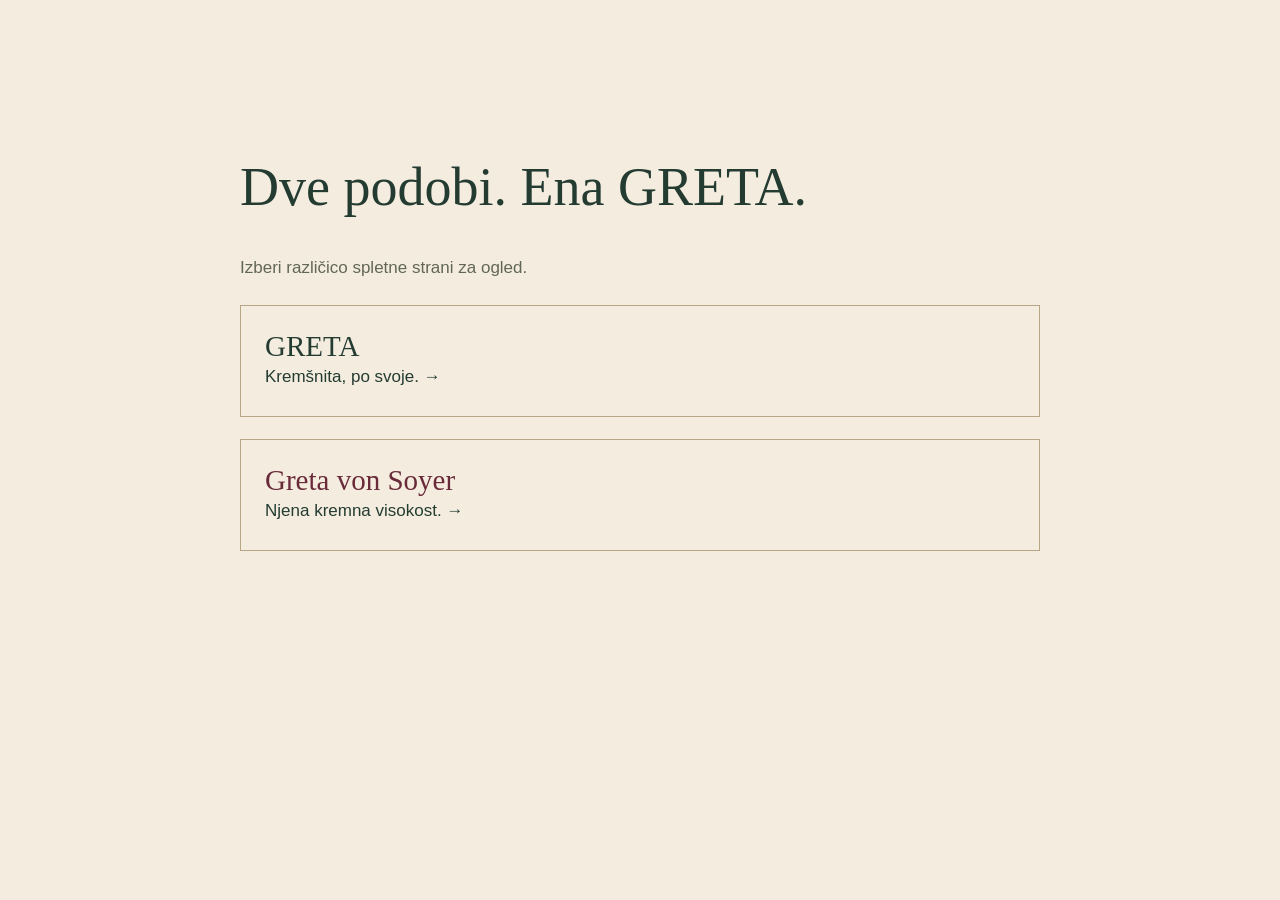
<file: index.html>
<!doctype html>
<html lang="sl"><head><meta charset="utf-8"><meta name="viewport" content="width=device-width,initial-scale=1"><title>GRETA — izberi različico</title><style>body{margin:0;background:#f4eddf;color:#243b32;font:17px/1.7 Arial,sans-serif}main{max-width:800px;margin:10vh auto;padding:30px}h1{font:normal 54px Georgia,serif}a{display:block;border:1px solid #b8a684;padding:24px;margin:22px 0;color:inherit;text-decoration:none}a:hover,a:focus-visible{background:#e7ddc9}strong{display:block;font:normal 29px Georgia,serif}a:last-of-type strong{color:#692b39}p{color:#626657}</style></head><body><main><h1>Dve podobi. Ena GRETA.</h1><p>Izberi različico spletne strani za ogled.</p><a href="greta/index.html"><strong>GRETA</strong>Kremšnita, po svoje. →</a><a href="greta-von-soyer/index.html"><strong>Greta von Soyer</strong>Njena kremna visokost. →</a></main></body></html>
</file>
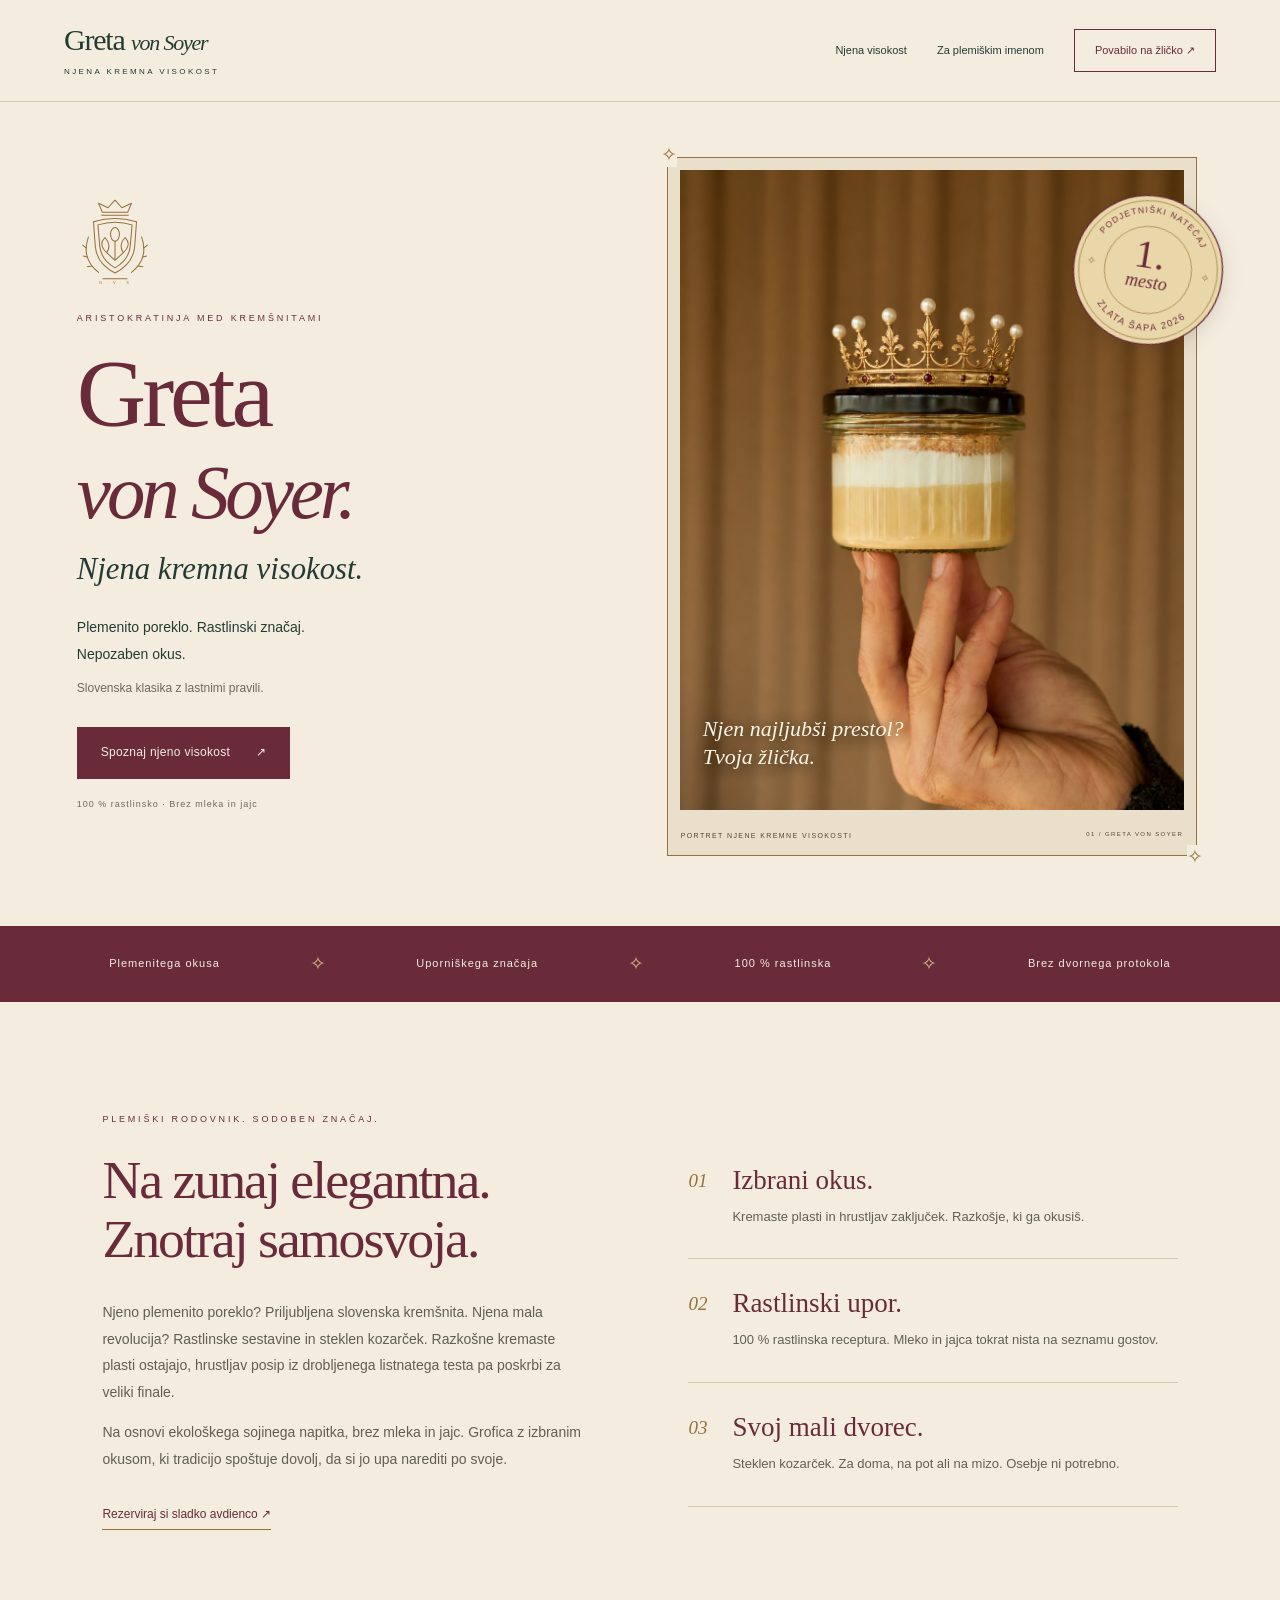
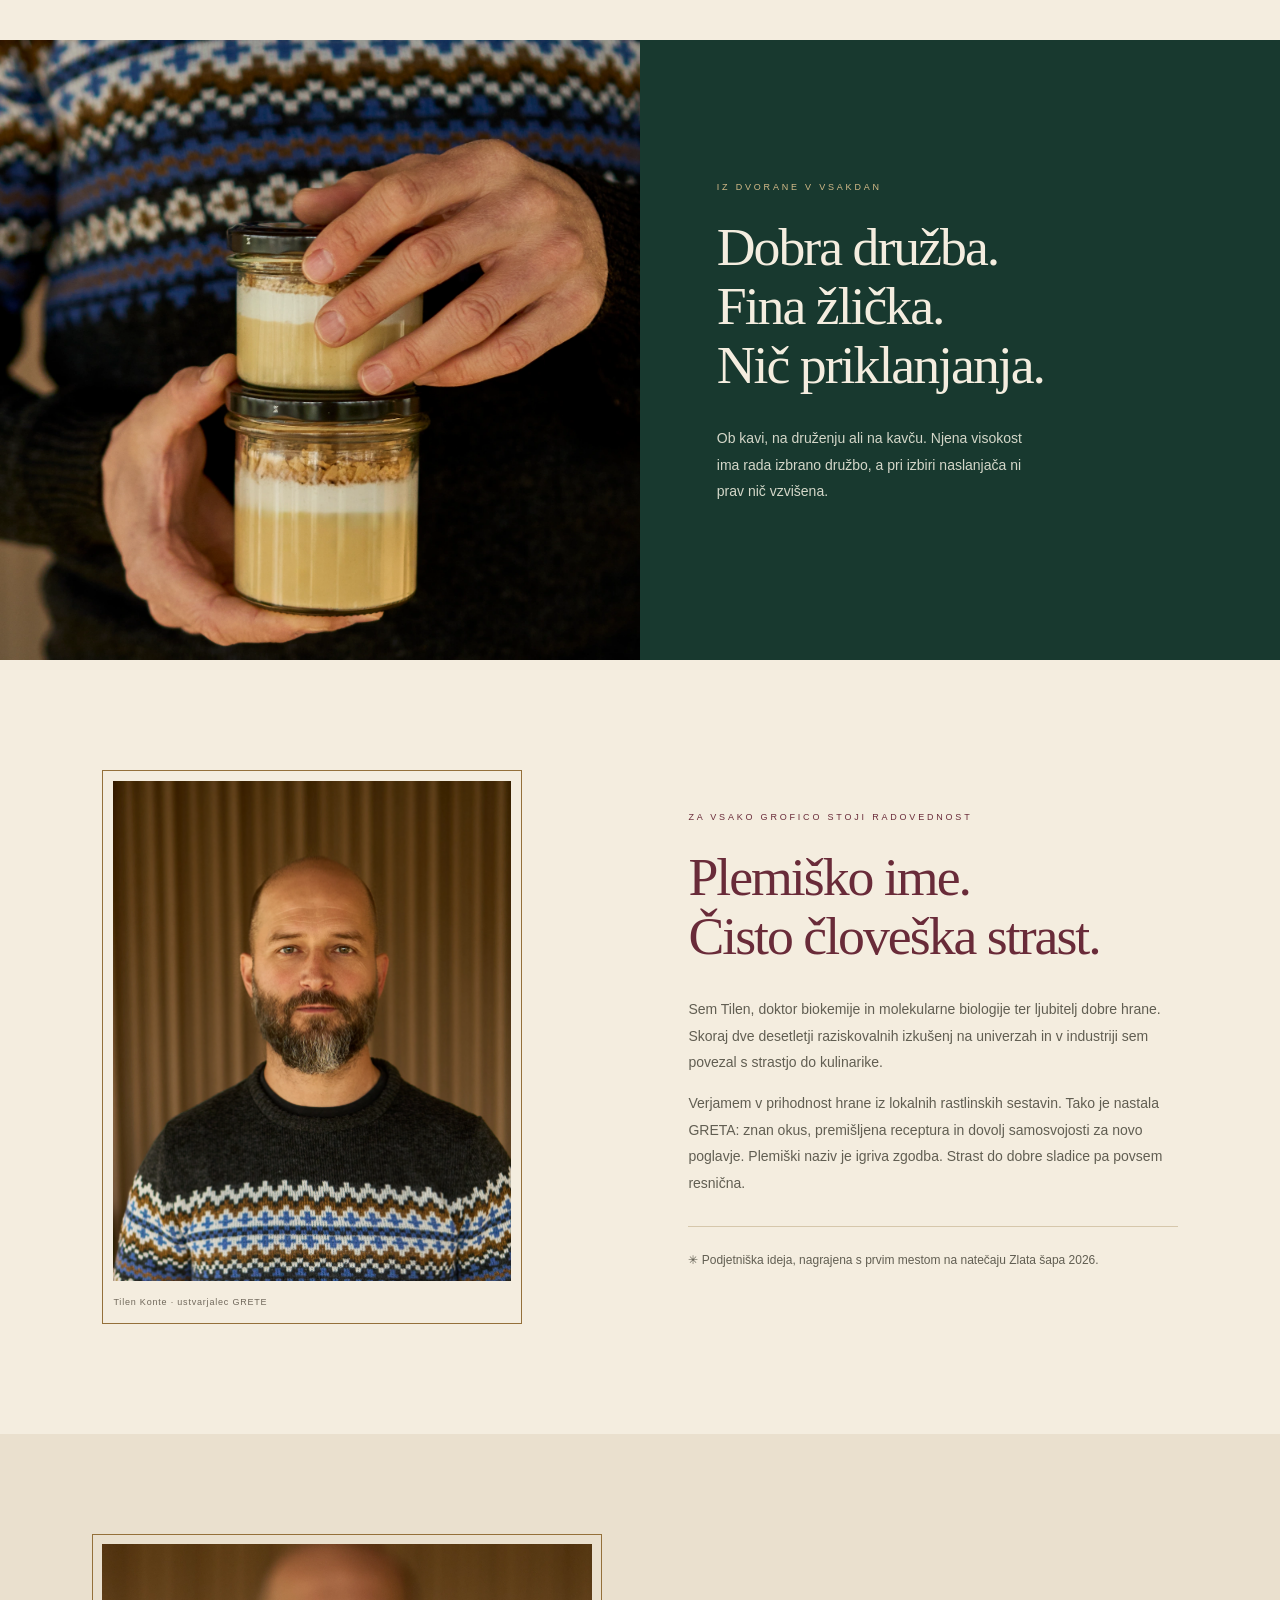
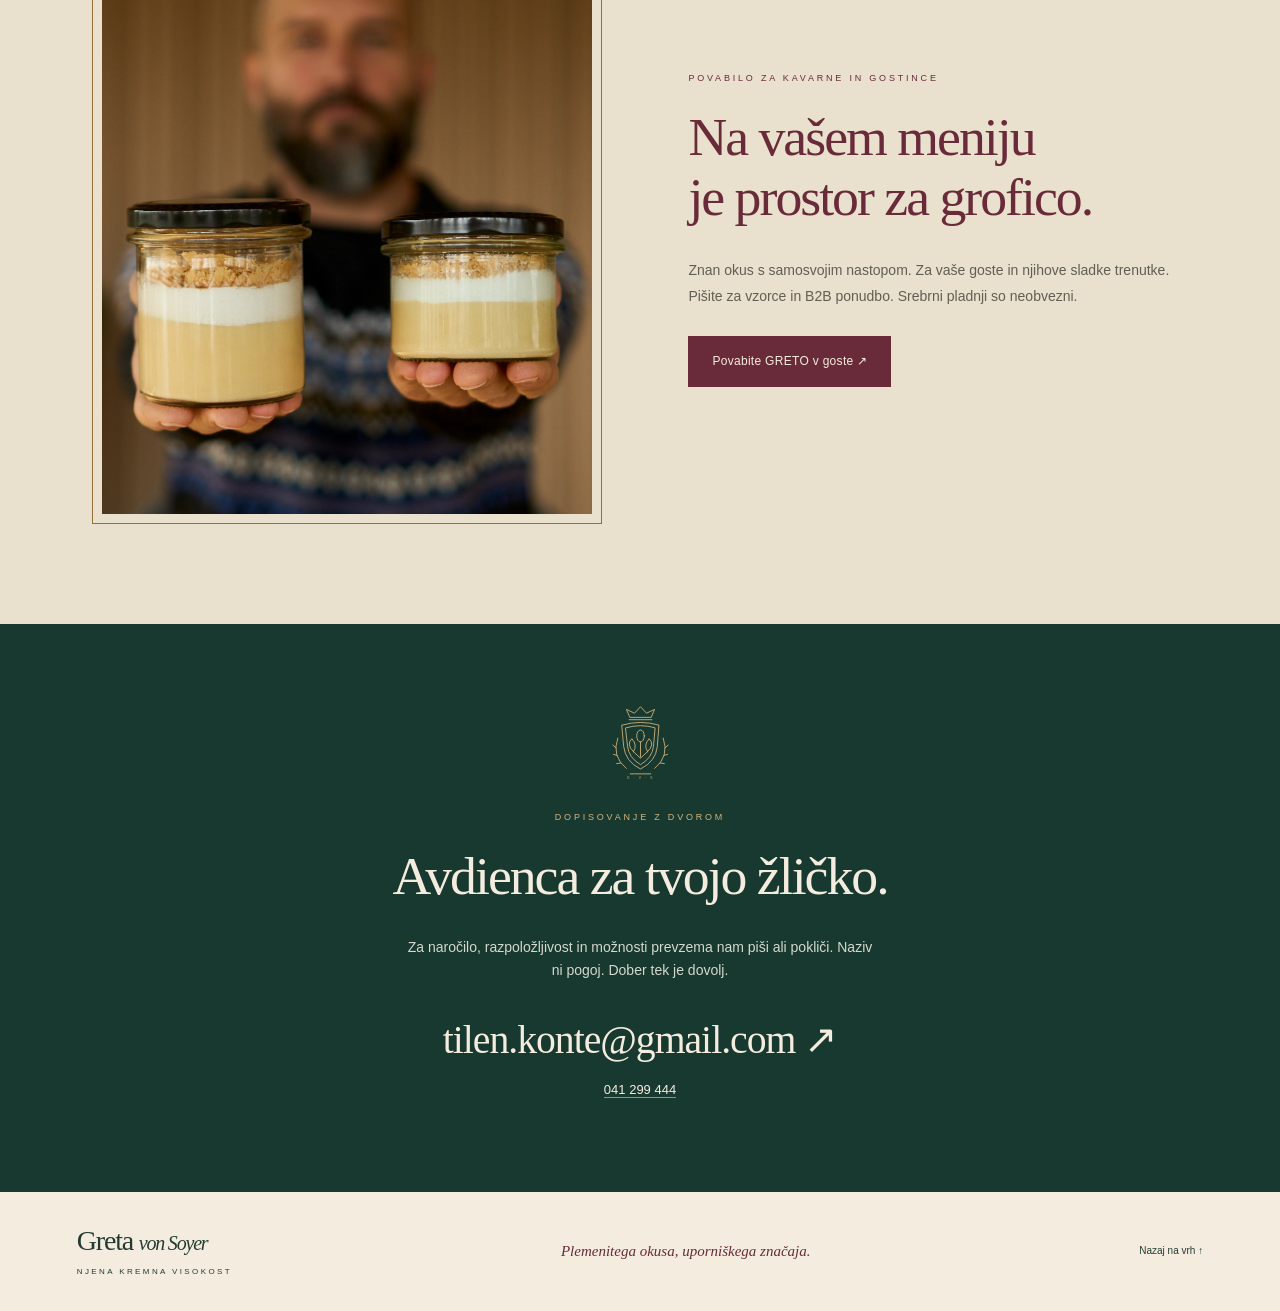
<file: greta-von-soyer/index.html>
<!doctype html>
<html lang="sl">
<head>
<meta charset="utf-8"><meta name="viewport" content="width=device-width, initial-scale=1">
<title>Greta von Soyer — Njena kremna visokost</title>
<meta name="description" content="Greta von Soyer. Njena kremna visokost. Kremšnita v kozarčku iz rastlinskih sestavin. Plemenitega okusa, uporniškega značaja.">
<link rel="stylesheet" href="style.css"><meta name="theme-color" content="#f4eddf">
</head>
<body>
<a class="skip" href="#vsebina">Preskoči na vsebino</a>
<header><a class="logo" href="#" aria-label="Greta von Soyer – domov">Greta <em>von Soyer</em><span>NJENA KREMNA VISOKOST</span></a><nav aria-label="Glavna navigacija"><a href="#sladica">Njena visokost</a><a href="#zgodba">Za plemiškim imenom</a><a class="nav-contact" href="#kontakt">Povabilo na žličko ↗</a></nav></header>
<main id="vsebina">
<section class="hero"><div class="hero-copy"><svg class="crest" viewBox="0 0 120 140" role="img" aria-labelledby="crest-title"><title id="crest-title">Grb Greta von Soyer: krona, žlička in rastlinski listi</title><g fill="none" stroke="currentColor" stroke-width="1.6" stroke-linecap="round" stroke-linejoin="round"><path d="M40 24 34 10 49 17 60 5 71 17 86 10 80 24Z M39 29h42 M26 39 Q60 29 94 39 L91 79 Q88 106 60 120 Q32 106 29 79Z"/><path d="M33 44 Q60 36 87 44 L84 78 Q82 99 60 112 Q38 99 36 78Z"/><ellipse cx="60" cy="59" rx="7" ry="11"/><path d="M60 70v28 M47 88Q33 75 44 64Q55 76 47 88Z M73 88Q87 75 76 64Q65 76 73 88Z M47 88l13 12 13-12 M18 63Q6 97 34 119 M102 63Q114 97 86 119 M15 81l-6-5 M17 95l-7-2 M24 109l-8 1 M105 81l6-5 M103 95l7-2 M96 109l8 1 M41 129h38"/></g><text x="60" y="138" text-anchor="middle" fill="currentColor" font-size="6" letter-spacing="3">G · V · S</text></svg><p class="eyebrow">ARISTOKRATINJA MED KREMŠNITAMI</p><h1>Greta<br><em>von Soyer.</em></h1><p class="royal-title">Njena kremna visokost.</p><p class="intro">Plemenito poreklo. Rastlinski značaj.<br>Nepozaben okus.<br><span class="intro-aside">Slovenska klasika z lastnimi pravili.</span></p><a class="button" href="#kontakt">Spoznaj njeno visokost <span>↗</span></a><p class="small-note">100 % rastlinsko · Brez mleka in jajc</p></div><div class="hero-photo"><svg class="winner-badge" viewBox="0 0 180 180" role="img" aria-labelledby="winner-title"><title id="winner-title">1. mesto — Podjetniški natečaj Zlata šapa 2026</title><defs><path id="winner-top" d="M 23,90 A 67,67 0 0,1 157,90"/><path id="winner-bottom" d="M 19,90 A 71,71 0 0,0 161,90"/></defs><circle class="badge-disc" cx="90" cy="90" r="87"/><circle class="badge-rule" cx="90" cy="90" r="81"/><circle class="badge-rule" cx="90" cy="90" r="51"/><text class="badge-rim"><textPath href="#winner-top" startOffset="50%" text-anchor="middle">PODJETNIŠKI NATEČAJ</textPath></text><text class="badge-rim badge-bottom"><textPath href="#winner-bottom" startOffset="50%" text-anchor="middle">ZLATA ŠAPA 2026</textPath></text><text class="badge-star" x="23" y="94" text-anchor="middle">✧</text><text class="badge-star" x="157" y="94" text-anchor="middle">✧</text><text class="badge-place" x="90" y="88" text-anchor="middle">1.</text><text class="badge-word" x="90" y="111" text-anchor="middle">mesto</text></svg><img src="images/greta-grofovska-krona.png" alt="Kremšnita Greta von Soyer na prstih, z zlato grofovsko krono nad kozarčkom" width="1024" height="1536" fetchpriority="high"><div class="photo-note">Njen najljubši prestol?<br>Tvoja žlička.</div><div class="portrait-label">PORTRET NJENE KREMNE VISOKOSTI <span>01 / GRETA VON SOYER</span></div></div></section>
<div class="ribbon" aria-label="Lastnosti izdelka"><span>Plemenitega okusa</span><i>✧</i><span>Uporniškega značaja</span><i>✧</i><span>100 % rastlinska</span><i>✧</i><span>Brez dvornega protokola</span></div>
<section class="product section" id="sladica"><div><p class="eyebrow">PLEMIŠKI RODOVNIK. SODOBEN ZNAČAJ.</p><h2>Na zunaj elegantna.<br>Znotraj samosvoja.</h2><p>Njeno plemenito poreklo? Priljubljena slovenska kremšnita. Njena mala revolucija? Rastlinske sestavine in steklen kozarček. Razkošne kremaste plasti ostajajo, hrustljav posip iz drobljenega listnatega testa pa poskrbi za veliki finale.</p><p>Na osnovi ekološkega sojinega napitka, brez mleka in jajc. Grofica z izbranim okusom, ki tradicijo spoštuje dovolj, da si jo upa narediti po svoje.</p><a class="text-link" href="#kontakt">Rezerviraj si sladko avdienco ↗</a></div><div class="details"><article><span>01</span><div><h3>Izbrani okus.</h3><p>Kremaste plasti in hrustljav zaključek. Razkošje, ki ga okusiš.</p></div></article><article><span>02</span><div><h3>Rastlinski upor.</h3><p>100 % rastlinska receptura. Mleko in jajca tokrat nista na seznamu gostov.</p></div></article><article><span>03</span><div><h3>Svoj mali dvorec.</h3><p>Steklen kozarček. Za doma, na pot ali na mizo. Osebje ni potrebno.</p></div></article></div></section>
<section class="occasion"><img src="images/Tilen%20Konte1.webp" alt="Dva kozarčka kremšnite GRETA, pripravljena za sladek premor" width="1600" height="2400" loading="lazy"><div><p class="eyebrow">IZ DVORANE V VSAKDAN</p><h2>Dobra družba.<br>Fina žlička.<br>Nič priklanjanja.</h2><p>Ob kavi, na druženju ali na kavču. Njena visokost ima rada izbrano družbo, a pri izbiri naslanjača ni prav nič vzvišena.</p></div></section>
<section class="story section" id="zgodba"><div class="portrait"><img src="images/Tilen%20Konte6.webp" alt="Tilen Konte, ustvarjalec kremšnite GRETA" width="1600" height="2400" loading="lazy"><span>Tilen Konte · ustvarjalec GRETE</span></div><div><p class="eyebrow">ZA VSAKO GROFICO STOJI RADOVEDNOST</p><h2>Plemiško ime.<br>Čisto človeška strast.</h2><p>Sem Tilen, doktor biokemije in molekularne biologije ter ljubitelj dobre hrane. Skoraj dve desetletji raziskovalnih izkušenj na univerzah in v industriji sem povezal s strastjo do kulinarike.</p><p>Verjamem v prihodnost hrane iz lokalnih rastlinskih sestavin. Tako je nastala GRETA: znan okus, premišljena receptura in dovolj samosvojosti za novo poglavje. Plemiški naziv je igriva zgodba. Strast do dobre sladice pa povsem resnična.</p><p class="award">✳ Podjetniška ideja, nagrajena s prvim mestom na natečaju Zlata šapa 2026.</p></div></section>
<section class="business section"><img class="business-photo" src="images/Tilen%20Konte11.webp" alt="Tilen predstavlja dva kozarčka kremšnite GRETA" width="1600" height="2400" loading="lazy"><div><p class="eyebrow">POVABILO ZA KAVARNE IN GOSTINCE</p><h2>Na vašem meniju<br>je prostor za grofico.</h2><p>Znan okus s samosvojim nastopom. Za vaše goste in njihove sladke trenutke. Pišite za vzorce in B2B ponudbo. Srebrni pladnji so neobvezni.</p><a class="button" href="mailto:tilen.konte@gmail.com?subject=Povpra%C5%A1evanje%20za%20B2B%20ponudbo%20GRETA">Povabite GRETO v goste ↗</a></div></section>
<section class="contact section" id="kontakt"><svg class="crest" viewBox="0 0 120 140" role="img" aria-labelledby="contact-crest-title"><title id="contact-crest-title">Grb Greta von Soyer: krona, žlička in rastlinski listi</title><g fill="none" stroke="currentColor" stroke-width="1.6" stroke-linecap="round" stroke-linejoin="round"><path d="M40 24 34 10 49 17 60 5 71 17 86 10 80 24Z M39 29h42 M26 39 Q60 29 94 39 L91 79 Q88 106 60 120 Q32 106 29 79Z"/><path d="M33 44 Q60 36 87 44 L84 78 Q82 99 60 112 Q38 99 36 78Z"/><ellipse cx="60" cy="59" rx="7" ry="11"/><path d="M60 70v28 M47 88Q33 75 44 64Q55 76 47 88Z M73 88Q87 75 76 64Q65 76 73 88Z M47 88l13 12 13-12 M18 63Q6 97 34 119 M102 63Q114 97 86 119 M15 81l-6-5 M17 95l-7-2 M24 109l-8 1 M105 81l6-5 M103 95l7-2 M96 109l8 1 M41 129h38"/></g><text x="60" y="138" text-anchor="middle" fill="currentColor" font-size="6" letter-spacing="3">G · V · S</text></svg><p class="eyebrow">DOPISOVANJE Z DVOROM</p><h2>Avdienca za tvojo žličko.</h2><p>Za naročilo, razpoložljivost in možnosti prevzema nam piši ali pokliči. Naziv ni pogoj. Dober tek je dovolj.</p><a class="email" href="mailto:tilen.konte@gmail.com?subject=Povpra%C5%A1evanje%20za%20GRETO">tilen.konte@gmail.com ↗</a><a class="phone" href="tel:+38641299444">041 299 444</a></section>
</main><footer><a class="logo" href="#">Greta <em>von Soyer</em><span>NJENA KREMNA VISOKOST</span></a><p>Plemenitega okusa, uporniškega značaja.</p><a href="#">Nazaj na vrh ↑</a></footer>
</body></html>
</file>
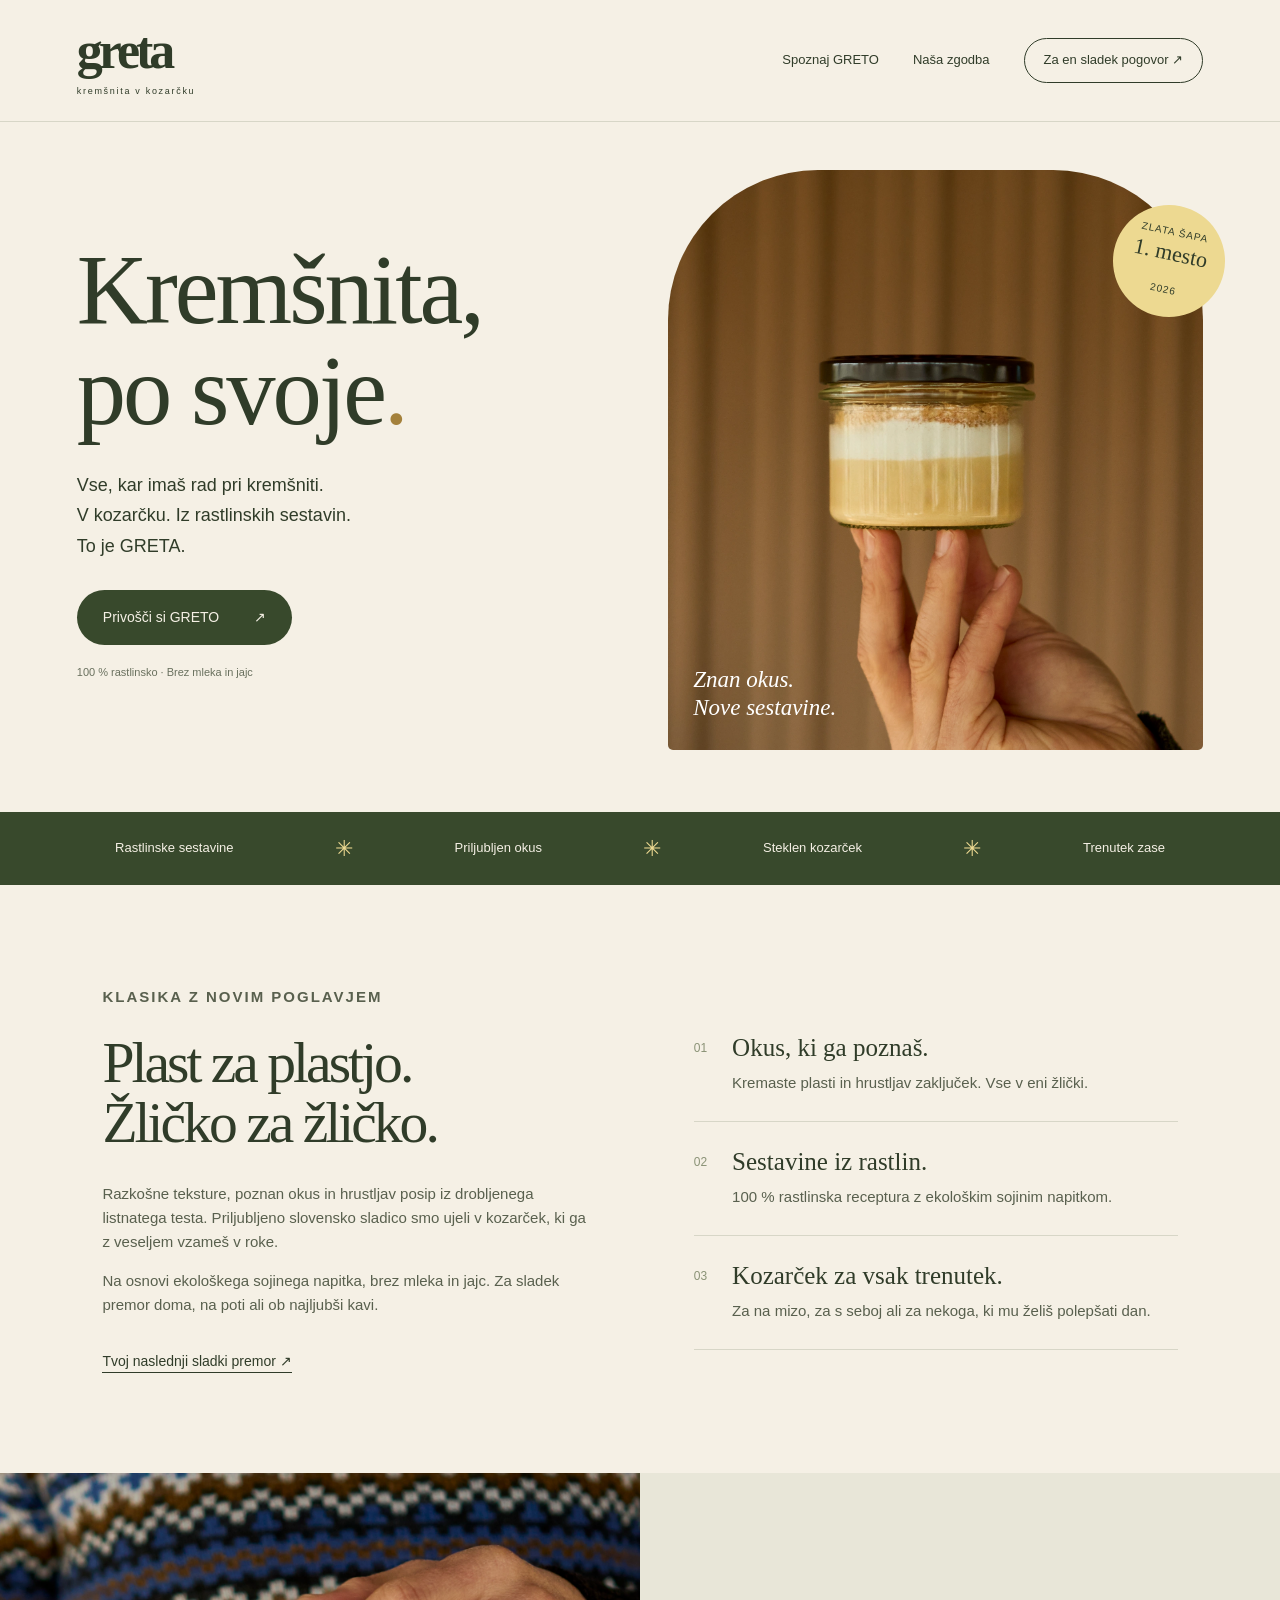
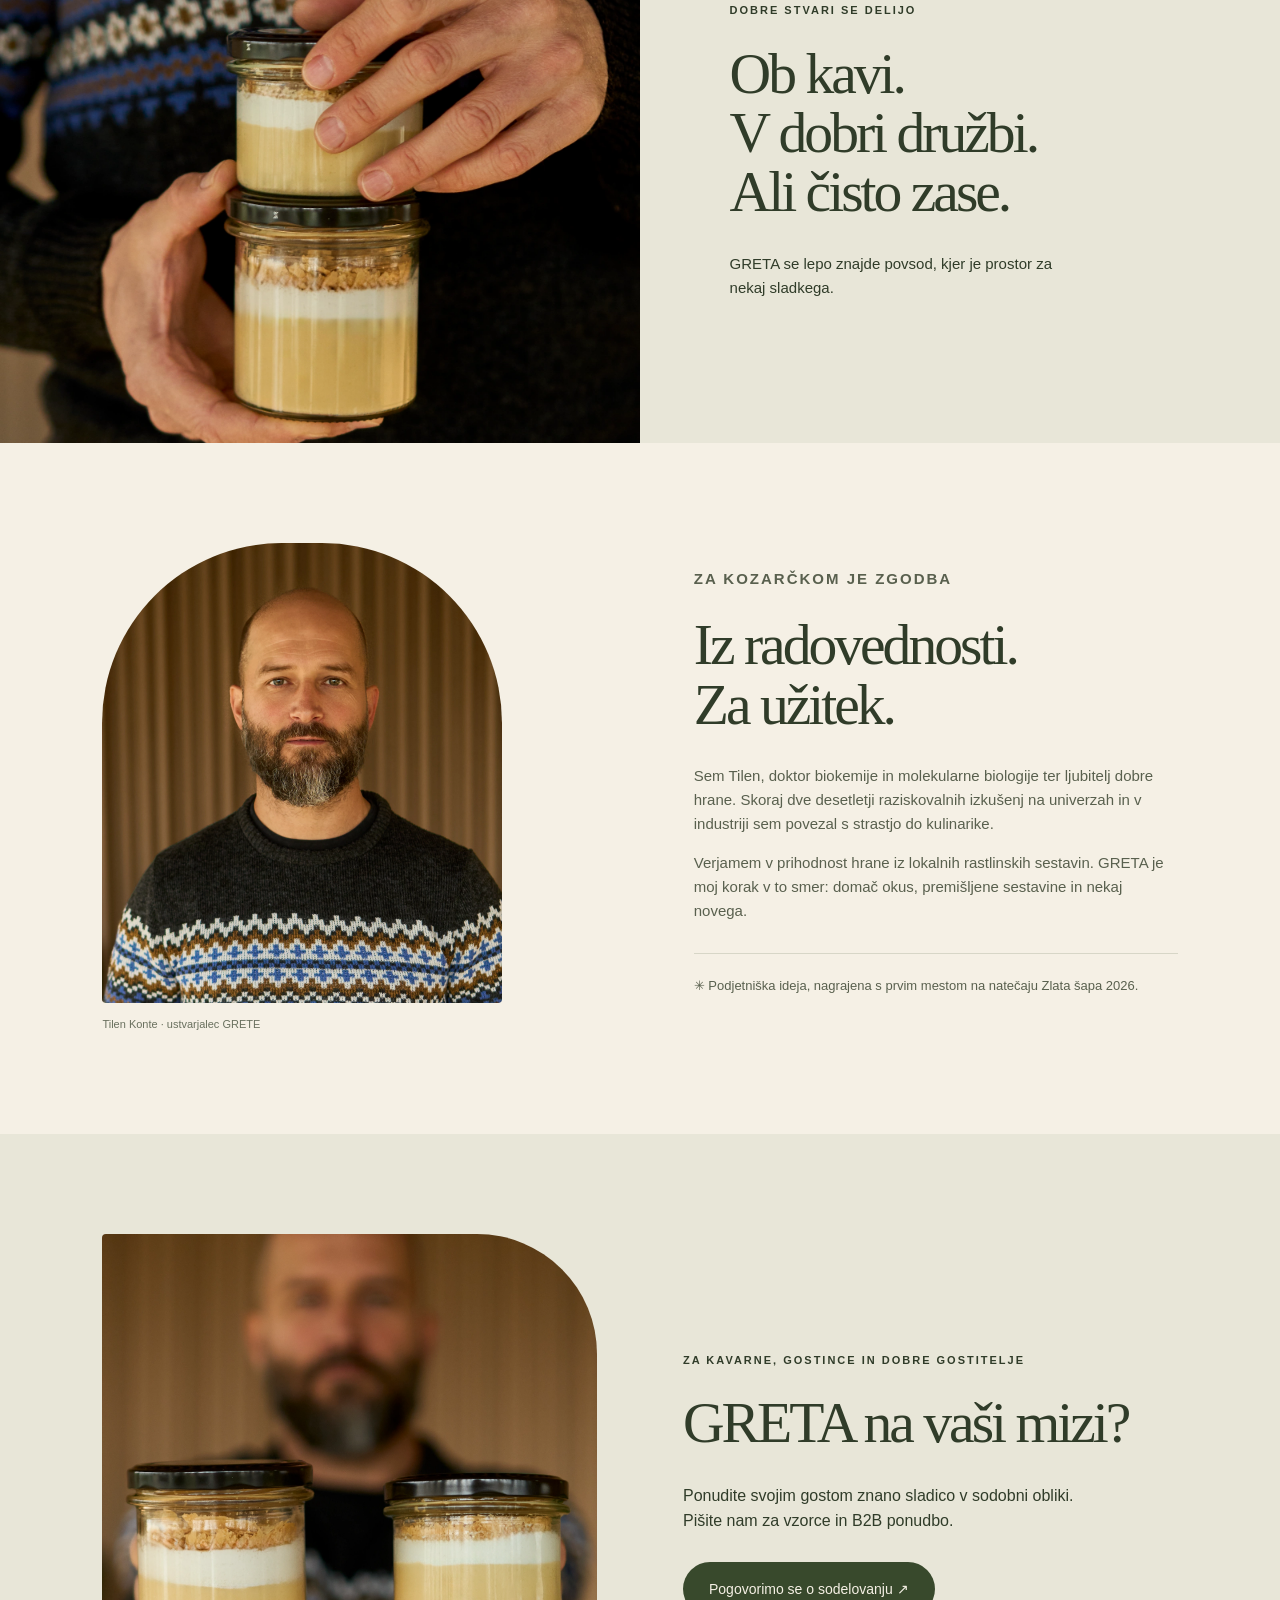
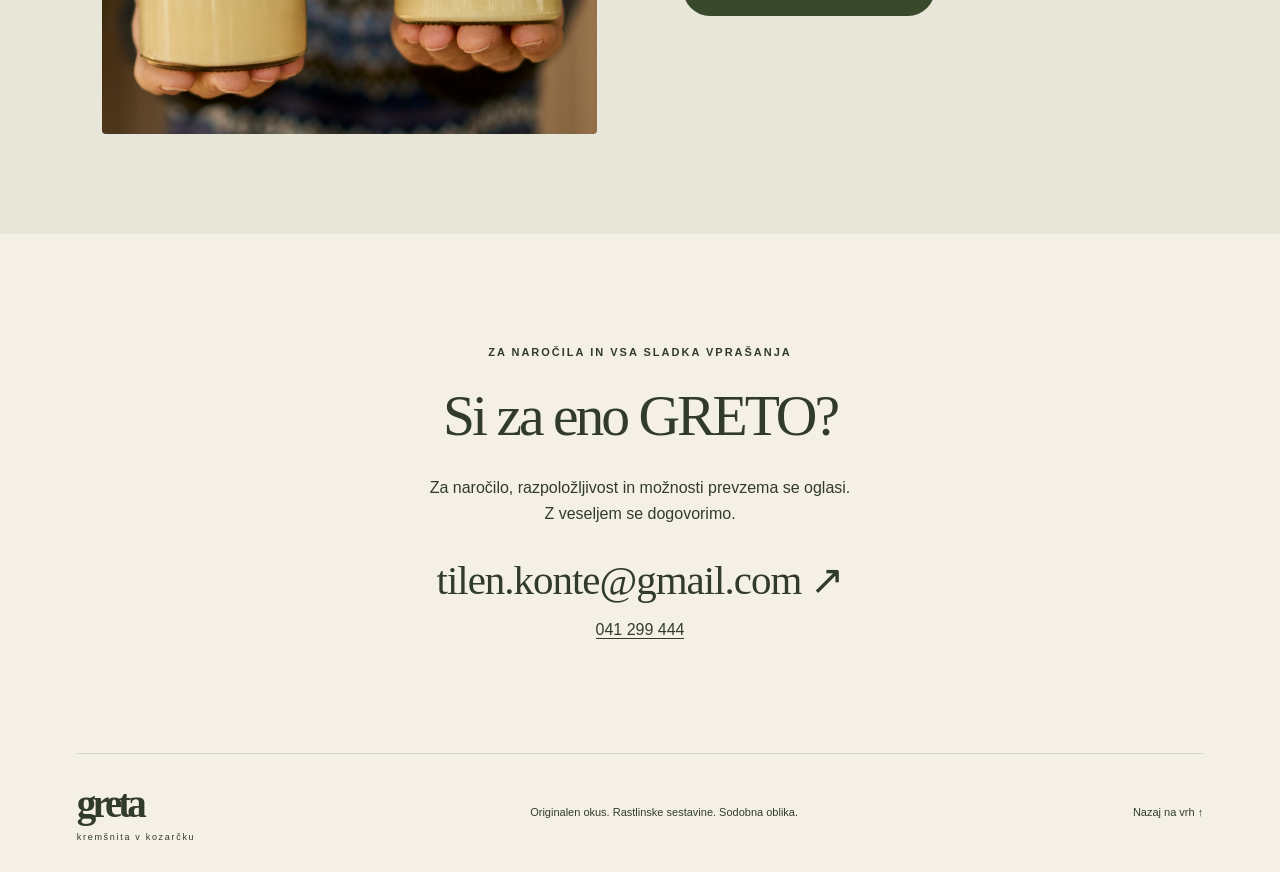
<file: greta/index.html>
<!doctype html>
<html lang="sl">
<head>
<meta charset="utf-8"><meta name="viewport" content="width=device-width, initial-scale=1">
<title>GRETA — Kremšnita, po svoje.</title>
<meta name="description" content="Znana slovenska sladica v novi obliki. Spoznajte GRETO, kremšnito v kozarčku iz 100 % rastlinskih sestavin. Za doma, druženja in kavarne.">
<link rel="stylesheet" href="style.css"><meta name="theme-color" content="#f5f0e5">
</head>
<body>
<a class="skip" href="#vsebina">Preskoči na vsebino</a>
<header><a class="logo" href="#" aria-label="GRETA – domov">greta<span>kremšnita v kozarčku</span></a><nav aria-label="Glavna navigacija"><a href="#sladica">Spoznaj GRETO</a><a href="#zgodba">Naša zgodba</a><a class="nav-contact" href="#kontakt">Za en sladek pogovor ↗</a></nav></header>
<main id="vsebina">
<section class="hero"><div class="hero-copy"><h1>Kremšnita,<br>po svoje<span>.</span></h1><p class="intro">Vse, kar imaš rad pri kremšniti.<br>V kozarčku. Iz rastlinskih sestavin.<br>To je GRETA.</p><a class="button" href="#kontakt">Privošči si GRETO <span>↗</span></a><p class="small-note">100 % rastlinsko · Brez mleka in jajc</p></div><div class="hero-photo"><img src="images/Tilen%20Konte14.webp" alt="Kremšnita GRETA z vidnimi plastmi kreme in posipom v steklenem kozarčku" width="1600" height="2400" fetchpriority="high"><div class="photo-note">Znan okus.<br>Nove sestavine.</div><div class="seal">ZLATA ŠAPA<br><strong>1. mesto</strong><br>2026</div></div></section>
<div class="ribbon" aria-label="Lastnosti izdelka"><span>Rastlinske sestavine</span><i>✳</i><span>Priljubljen okus</span><i>✳</i><span>Steklen kozarček</span><i>✳</i><span>Trenutek zase</span></div>
<section class="product section" id="sladica"><div><p class="eyebrow">KLASIKA Z NOVIM POGLAVJEM</p><h2>Plast za plastjo.<br>Žličko za žličko.</h2><p>Razkošne teksture, poznan okus in hrustljav posip iz drobljenega listnatega testa. Priljubljeno slovensko sladico smo ujeli v kozarček, ki ga z veseljem vzameš v roke.</p><p>Na osnovi ekološkega sojinega napitka, brez mleka in jajc. Za sladek premor doma, na poti ali ob najljubši kavi.</p><a class="text-link" href="#kontakt">Tvoj naslednji sladki premor ↗</a></div><div class="details"><article><span>01</span><div><h3>Okus, ki ga poznaš.</h3><p>Kremaste plasti in hrustljav zaključek. Vse v eni žlički.</p></div></article><article><span>02</span><div><h3>Sestavine iz rastlin.</h3><p>100 % rastlinska receptura z ekološkim sojinim napitkom.</p></div></article><article><span>03</span><div><h3>Kozarček za vsak trenutek.</h3><p>Za na mizo, za s seboj ali za nekoga, ki mu želiš polepšati dan.</p></div></article></div></section>
<section class="occasion"><img src="images/Tilen%20Konte1.webp" alt="Dva kozarčka kremšnite GRETA, pripravljena za sladek premor" width="1600" height="2400" loading="lazy"><div><p class="eyebrow">DOBRE STVARI SE DELIJO</p><h2>Ob kavi.<br>V dobri družbi.<br>Ali čisto zase.</h2><p>GRETA se lepo znajde povsod, kjer je prostor za nekaj sladkega.</p></div></section>
<section class="story section" id="zgodba"><div class="portrait"><img src="images/Tilen%20Konte6.webp" alt="Tilen Konte, ustvarjalec kremšnite GRETA" width="1600" height="2400" loading="lazy"><span>Tilen Konte · ustvarjalec GRETE</span></div><div><p class="eyebrow">ZA KOZARČKOM JE ZGODBA</p><h2>Iz radovednosti.<br>Za užitek.</h2><p>Sem Tilen, doktor biokemije in molekularne biologije ter ljubitelj dobre hrane. Skoraj dve desetletji raziskovalnih izkušenj na univerzah in v industriji sem povezal s strastjo do kulinarike.</p><p>Verjamem v prihodnost hrane iz lokalnih rastlinskih sestavin. GRETA je moj korak v to smer: domač okus, premišljene sestavine in nekaj novega.</p><p class="award">✳ Podjetniška ideja, nagrajena s prvim mestom na natečaju Zlata šapa 2026.</p></div></section>
<section class="business section"><img class="business-photo" src="images/Tilen%20Konte11.webp" alt="Tilen predstavlja dva kozarčka kremšnite GRETA" width="1600" height="2400" loading="lazy"><div><p class="eyebrow">ZA KAVARNE, GOSTINCE IN DOBRE GOSTITELJE</p><h2>GRETA na vaši mizi?</h2><p>Ponudite svojim gostom znano sladico v sodobni obliki.<br>Pišite nam za vzorce in B2B ponudbo.</p><a class="button" href="mailto:tilen.konte@gmail.com?subject=Povpra%C5%A1evanje%20za%20B2B%20ponudbo%20GRETA">Pogovorimo se o sodelovanju ↗</a></div></section>
<section class="contact section" id="kontakt"><p class="eyebrow">ZA NAROČILA IN VSA SLADKA VPRAŠANJA</p><h2>Si za eno GRETO?</h2><p>Za naročilo, razpoložljivost in možnosti prevzema se oglasi.<br>Z veseljem se dogovorimo.</p><a class="email" href="mailto:tilen.konte@gmail.com?subject=Povpra%C5%A1evanje%20za%20GRETO">tilen.konte@gmail.com ↗</a><a class="phone" href="tel:+38641299444">041 299 444</a></section>
</main><footer><a class="logo" href="#">greta<span>kremšnita v kozarčku</span></a><p>Originalen okus. Rastlinske sestavine. Sodobna oblika.</p><a href="#">Nazaj na vrh ↑</a></footer>
</body></html>
</file>
<file: greta-von-soyer/style.css>
:root{--cream:#f5f0e5;--ink:#303c29;--green:#38492c;--muted:#69705e;--line:#d7d6c7;--yellow:#edd991}*{box-sizing:border-box}html{scroll-behavior:smooth;scroll-padding-top:30px}body{margin:0;background:var(--cream);color:var(--ink);font-family:Arial,Helvetica,sans-serif;line-height:1.6}a{color:inherit;text-decoration:none}a:focus-visible{outline:3px solid #a36c26;outline-offset:6px}.skip{position:absolute;top:-100px;left:20px;background:white;z-index:10;padding:10px}.skip:focus{top:10px}header{max-width:1440px;margin:auto;padding:25px 6%;display:flex;align-items:center;justify-content:space-between;border-bottom:1px solid var(--line)}.logo{font-family:Georgia,serif;font-size:52px;font-weight:bold;line-height:1;letter-spacing:-4px}.logo span{display:block;font:9px Arial,sans-serif;letter-spacing:1.7px;margin-top:9px}nav{display:flex;gap:34px;align-items:center;font-size:13px}nav a:hover,.text-link:hover{text-decoration:underline;text-underline-offset:6px}.nav-contact{border:1px solid var(--ink);padding:11px 19px;border-radius:30px}.hero{max-width:1440px;margin:auto;padding:48px 6% 62px;display:grid;grid-template-columns:1fr 1fr;gap:5%;align-items:center}.eyebrow{font-size:11px;font-weight:bold;letter-spacing:2px;margin:0 0 24px}h1,h2,h3,p{margin-top:0}h1,h2{font-family:Georgia,'Times New Roman',serif;font-weight:normal;line-height:1.03;letter-spacing:-3px}h1{font-size:clamp(65px,7.7vw,116px);margin-bottom:28px}h1>span{color:#a4813b}.intro{font-size:18px;line-height:1.7;margin-bottom:29px}.button{display:inline-flex;align-items:center;gap:35px;background:var(--green);color:var(--cream);border-radius:40px;padding:16px 26px;font-size:14px;transition:background .2s,transform .2s}.button:hover{background:#53633c;transform:translateY(-2px)}.small-note{font-size:11px;margin:19px 0 0;color:var(--muted)}.hero-photo{position:relative}.hero-photo>img{display:block;width:100%;height:580px;object-fit:cover;border-radius:150px 150px 5px 5px;object-position:center 48%}.photo-note{position:absolute;bottom:27px;left:25px;color:white;font:italic 23px Georgia,serif;line-height:1.25}.seal{position:absolute;right:-22px;top:35px;width:112px;height:112px;border-radius:50%;background:var(--yellow);text-align:center;display:flex;flex-direction:column;justify-content:center;font-size:10px;line-height:1.6;transform:rotate(12deg);letter-spacing:1px}.seal strong{font:22px Georgia,serif;letter-spacing:0}.ribbon{background:var(--green);color:var(--cream);padding:19px 6%;display:flex;justify-content:space-around;gap:25px;align-items:center;font-size:13px}.ribbon i{font-size:22px;font-style:normal;color:var(--yellow)}.section{padding:100px 8%;max-width:1440px;margin:auto}h2{font-size:clamp(42px,4.5vw,65px);margin-bottom:30px}.product,.story{display:grid;grid-template-columns:1fr 1fr;gap:10%;align-items:center}.section p:not(.eyebrow){max-width:510px}.product p,.story p{font-size:15px;color:#59604e}.text-link{display:inline-block;margin-top:18px;border-bottom:1px solid var(--ink);font-size:14px}.details article{display:flex;gap:25px;padding:26px 0;border-bottom:1px solid var(--line)}.details article>span{font-size:12px;color:#8a9276;padding-top:5px}h3{font:25px Georgia,serif;margin-bottom:9px}.details p{margin-bottom:0}.occasion{background:#e8e6d8;display:grid;grid-template-columns:1fr 1fr;align-items:center}.occasion>img{width:100%;height:570px;object-fit:cover;object-position:center 55%}.occasion>div{padding:65px 14%}.occasion p:last-child{font-size:15px;max-width:330px}.portrait{max-width:400px}.portrait img{width:100%;height:460px;object-fit:cover;border-radius:180px 180px 4px 4px;display:block}.portrait span{display:block;font-size:11px;margin-top:13px;color:var(--muted)}.award{border-top:1px solid var(--line);padding-top:22px;margin-top:30px;font-size:13px!important}.business{background:#e8e6d8;text-align:center;max-width:none}.business p{margin-left:auto;margin-right:auto}.business .button{margin-top:12px}.contact{text-align:center;padding-top:110px;padding-bottom:110px}.contact p{margin-left:auto;margin-right:auto}.email{display:block;font:clamp(20px,3.2vw,42px) Georgia,serif;letter-spacing:-1px;margin:30px 0 13px}.email:hover{text-decoration:underline}.phone{font-size:16px;border-bottom:1px solid var(--ink)}footer{border-top:1px solid var(--line);margin:0 6%;padding:30px 0;display:flex;justify-content:space-between;gap:25px;align-items:center}footer .logo{font-size:39px}footer p,footer>a:last-child{font-size:11px;margin:0} @media(min-width:1500px){.occasion{max-width:1440px;margin:auto}}@media(max-width:760px){header{padding:22px 6%}.logo{font-size:43px}nav{gap:10px}nav>a:not(.nav-contact){display:none}.nav-contact{font-size:11px;padding:9px 12px}.hero{grid-template-columns:1fr;padding-top:40px;gap:35px}.hero-copy{padding:10px 0}h1{font-size:78px}.hero-photo>img{height:490px;border-radius:130px 130px 4px 4px}.seal{right:-9px;top:25px}.ribbon{flex-wrap:wrap;gap:9px 18px;font-size:11px}.ribbon i{font-size:15px}.ribbon i:last-of-type{display:none}.section{padding:65px 7%}.product,.story{grid-template-columns:1fr;gap:35px}h2{letter-spacing:-2px}.occasion{grid-template-columns:1fr}.occasion>img{height:450px}.occasion>div{padding:55px 7%}.portrait{max-width:none}.portrait img{height:480px}.story{gap:45px}.contact{padding-top:75px;padding-bottom:75px}.email{letter-spacing:0}footer{flex-wrap:wrap}footer p{width:65%;font-size:10px}footer>a:last-child{margin-left:auto}}@media(prefers-reduced-motion:reduce){html{scroll-behavior:auto}.button{transition:none}}

.business{display:grid;grid-template-columns:minmax(0,1fr) minmax(0,1fr);gap:8%;align-items:center;text-align:left}.business-photo{display:block;width:100%;height:500px;object-fit:cover;border-radius:4px 120px 4px 4px}.business p{margin-left:0;margin-right:0}.business h2{max-width:500px}@media(max-width:760px){.business{grid-template-columns:1fr;gap:35px}.business-photo{height:440px}}
/* Independent visual identity: Greta von Soyer. */
:root{--cream:#f4eddf;--ink:#243b32;--green:#18392f;--muted:#70685b;--line:#d6c7ab;--yellow:#c6a565;--burgundy:#692b39;--gold:#94703a}body{background:var(--cream);font-family:Arial,Helvetica,sans-serif}header{padding:25px 5%;max-width:1540px;border-color:var(--line)}.logo{font-size:30px;letter-spacing:-1.2px;font-weight:normal;white-space:nowrap}.logo em{font-weight:normal;font-size:22px}.logo span{font-size:8px;letter-spacing:2.4px;margin-top:12px}nav{font-size:11px;gap:30px}.nav-contact{border-radius:0;border-color:var(--burgundy);color:var(--burgundy);padding:12px 20px}.hero{max-width:1540px;grid-template-columns:1fr 1.05fr;padding:55px 6% 70px;gap:7%;align-items:center}.hero-copy{padding:0 0 5px}.crest{display:block;width:76px;height:auto;color:var(--gold);margin-bottom:25px}.eyebrow{font-size:9px;letter-spacing:2.8px;font-weight:normal;color:var(--burgundy);margin-bottom:23px}h1{font-size:clamp(70px,7.5vw,116px);line-height:.96;letter-spacing:-4px;color:var(--burgundy);margin-bottom:20px}h1 em{font-size:.8em;font-weight:normal}.royal-title{font:italic clamp(22px,2.4vw,35px) Georgia,serif;margin-bottom:27px;color:var(--ink)}.intro{font-size:14px;line-height:1.9;max-width:380px;margin-bottom:28px}.intro-aside{display:block;color:var(--muted);font-size:12px;margin-top:9px}.button{background:var(--burgundy);border:1px solid var(--burgundy);border-radius:0;padding:15px 23px;font-size:12px;letter-spacing:.3px;gap:26px}.button:hover{background:#4d1e2a;border-color:#4d1e2a}.small-note{font-size:9px;letter-spacing:1px;color:var(--muted);margin-top:18px}.hero-photo{padding:12px 12px 45px;border:1px solid var(--gold);background:#e9dfca;margin:0 6px 0 0}.hero-photo:before,.hero-photo:after{content:'✧';position:absolute;left:-7px;top:-15px;background:var(--cream);color:var(--gold);font-size:19px;line-height:24px}.hero-photo:after{left:auto;right:-7px;top:auto;bottom:-14px}.hero-photo>img{height:640px;border-radius:0;object-position:center 49%;width:100%}.photo-note{bottom:85px;left:35px;font-size:22px;color:#fff5e4;text-shadow:0 2px 14px #241b11}.portrait-label{position:absolute;bottom:14px;left:13px;right:13px;display:flex;justify-content:space-between;gap:10px;letter-spacing:1.4px;font-size:7px;color:#534638}.portrait-label span{font-size:6px}.ribbon{background:var(--burgundy);padding:23px 6%;font-size:11px;letter-spacing:1px}.ribbon i{font-size:19px;color:#d7bc85}.section{padding:110px 8%;max-width:1540px}h2{font-size:clamp(40px,4.2vw,64px);line-height:1.1;letter-spacing:-2px;color:var(--burgundy)}.product,.story{gap:9%}.product p,.story p{font-size:14px;line-height:1.9;color:#615e52}.product .eyebrow,.story .eyebrow{font-size:9px;line-height:1.7;color:var(--burgundy)}.text-link{font-size:12px;color:var(--burgundy);border-color:var(--gold);padding-bottom:5px}.details article{padding:29px 0;border-color:var(--line)}.details article>span{font:italic 19px Georgia,serif;color:var(--gold)}h3{font-size:27px;color:var(--burgundy)}.details p{font-size:13px}.occasion{background:var(--green);max-width:none}.occasion>img{height:620px;object-position:center 55%}.occasion>div{padding:70px 12%}.occasion h2{color:var(--cream)}.occasion .eyebrow{color:#d4bb89}.occasion p:last-child{color:#d4d7c9;font-size:14px;line-height:1.9}.portrait{max-width:420px;border:1px solid var(--gold);padding:10px 10px 0}.portrait img{border-radius:0;height:500px;object-position:center 40%}.portrait span{margin:14px 0;font-size:9px;letter-spacing:.8px}.award{border-color:var(--line);font-size:12px!important}.business{background:#eae0ce;max-width:none;gap:9%;padding-left:8%;padding-right:8%}.business-photo{height:570px;border-radius:0;object-position:center 54%;outline:1px solid var(--gold);outline-offset:9px}.business h2{max-width:570px}.business p:not(.eyebrow){font-size:14px;line-height:1.9;color:#615e52}.contact{position:relative;background:var(--green);max-width:none;color:var(--cream);padding-top:80px;padding-bottom:90px}.contact .crest{margin:0 auto 30px;color:#d2b47e;width:65px}.contact .eyebrow{color:#d2b47e}.contact h2{color:var(--cream)}.contact p:not(.eyebrow){font-size:14px;color:#d5d8cd;max-width:470px}.email{color:var(--cream);font-size:clamp(21px,3.1vw,42px);margin-top:35px}.phone{font-size:13px;border-color:#a38d64}.contact a:focus-visible{outline-color:#e1bf7d}footer{padding:35px 0;margin:0 6%;border:0}footer .logo{font-size:28px}footer .logo em{font-size:20px}footer p{font:italic 15px Georgia,serif;color:var(--burgundy)}footer>a:last-child{font-size:10px}a:focus-visible{outline:2px solid var(--gold);outline-offset:5px}@media(min-width:1600px){.occasion{max-width:1540px}.business,.contact{max-width:1540px}}@media(max-width:1000px) and (min-width:761px){.hero{gap:5%;padding-left:5%;padding-right:5%}.hero-photo>img{height:600px}.hero .eyebrow{font-size:8px;letter-spacing:1.8px}h1{font-size:78px}nav{gap:18px}.portrait-label{font-size:6px}.portrait-label span{display:none}.business{gap:6%}.section{padding-left:6%;padding-right:6%}}@media(max-width:760px){header{padding:22px 6%}.logo{font-size:25px}.logo em{font-size:18px}.logo span{font-size:6px;letter-spacing:1.7px}.nav-contact{font-size:10px;padding:10px 11px}.hero{grid-template-columns:1fr;padding:35px 6% 45px;gap:36px}.hero-copy{padding:0}.hero .crest{width:61px;margin-bottom:23px}h1{font-size:clamp(65px,16vw,94px);letter-spacing:-3px}.royal-title{font-size:27px}.intro{font-size:14px}.hero-photo{margin:0 5px}.hero-photo>img{height:auto;aspect-ratio:4/5;object-fit:cover;border-radius:0;object-position:center 52%}.portrait-label{font-size:6px;letter-spacing:1px}.portrait-label span{font-size:5px}.photo-note{font-size:21px;bottom:76px;left:27px}.ribbon{gap:12px 18px;padding:20px 5%;font-size:9px;letter-spacing:.5px}.ribbon i{font-size:13px}.section{padding:65px 7%}.eyebrow{font-size:8px;letter-spacing:2px}.section h2{font-size:43px}.product,.story{gap:36px}.occasion>img{height:480px;object-position:center 58%}.occasion>div{padding:55px 7%}.occasion h2{font-size:46px}.portrait{max-width:none}.portrait img{height:480px;border-radius:0}.business{gap:45px}.business-photo{height:auto;aspect-ratio:4/5;object-fit:cover;object-position:center 55%;border-radius:0}.contact .crest{width:60px}.contact h2{font-size:40px}.contact .email{font-size:clamp(20px,5.9vw,30px);letter-spacing:-.5px}footer{gap:25px}footer p{width:auto;font-size:13px}footer>a:last-child{margin-left:0}}@media(max-width:370px){header{gap:12px}.logo{font-size:22px}.logo em{font-size:16px}.nav-contact{font-size:9px;padding:8px}.portrait-label span{display:none}.section h2{font-size:37px}}

/* Award seal stays separate from the photograph and clear of the crown. */
.winner-badge{position:absolute;z-index:2;top:35px;right:-29px;width:154px;height:154px;transform:rotate(9deg);filter:drop-shadow(0 5px 10px #241b1126)}.badge-disc{fill:#ead7a9;stroke:#692b39;stroke-width:1.5}.badge-rule{fill:none;stroke:#94703a;stroke-width:.8}.badge-rim{fill:#692b39;font:10px Arial,Helvetica,sans-serif;letter-spacing:1.4px}.badge-bottom{font-size:11px;letter-spacing:1.9px}.badge-place{fill:#692b39;font:48px Georgia,'Times New Roman',serif}.badge-word{fill:#692b39;font:italic 21px Georgia,'Times New Roman',serif}.badge-star{fill:#94703a;font-size:13px}@media(max-width:760px){.winner-badge{width:126px;height:126px;top:23px;right:-13px}}@media(max-width:370px){.winner-badge{width:112px;height:112px;right:-11px;top:19px}}
</file>
<file: greta/style.css>
:root{--cream:#f5f0e5;--ink:#303c29;--green:#38492c;--muted:#69705e;--line:#d7d6c7;--yellow:#edd991}*{box-sizing:border-box}html{scroll-behavior:smooth;scroll-padding-top:30px}body{margin:0;background:var(--cream);color:var(--ink);font-family:Arial,Helvetica,sans-serif;line-height:1.6}a{color:inherit;text-decoration:none}a:focus-visible{outline:3px solid #a36c26;outline-offset:6px}.skip{position:absolute;top:-100px;left:20px;background:white;z-index:10;padding:10px}.skip:focus{top:10px}header{max-width:1440px;margin:auto;padding:25px 6%;display:flex;align-items:center;justify-content:space-between;border-bottom:1px solid var(--line)}.logo{font-family:Georgia,serif;font-size:52px;font-weight:bold;line-height:1;letter-spacing:-4px}.logo span{display:block;font:9px Arial,sans-serif;letter-spacing:1.7px;margin-top:9px}nav{display:flex;gap:34px;align-items:center;font-size:13px}nav a:hover,.text-link:hover{text-decoration:underline;text-underline-offset:6px}.nav-contact{border:1px solid var(--ink);padding:11px 19px;border-radius:30px}.hero{max-width:1440px;margin:auto;padding:48px 6% 62px;display:grid;grid-template-columns:1fr 1fr;gap:5%;align-items:center}.eyebrow{font-size:11px;font-weight:bold;letter-spacing:2px;margin:0 0 24px}h1,h2,h3,p{margin-top:0}h1,h2{font-family:Georgia,'Times New Roman',serif;font-weight:normal;line-height:1.03;letter-spacing:-3px}h1{font-size:clamp(65px,7.7vw,116px);margin-bottom:28px}h1>span{color:#a4813b}.intro{font-size:18px;line-height:1.7;margin-bottom:29px}.button{display:inline-flex;align-items:center;gap:35px;background:var(--green);color:var(--cream);border-radius:40px;padding:16px 26px;font-size:14px;transition:background .2s,transform .2s}.button:hover{background:#53633c;transform:translateY(-2px)}.small-note{font-size:11px;margin:19px 0 0;color:var(--muted)}.hero-photo{position:relative}.hero-photo>img{display:block;width:100%;height:580px;object-fit:cover;border-radius:150px 150px 5px 5px;object-position:center 48%}.photo-note{position:absolute;bottom:27px;left:25px;color:white;font:italic 23px Georgia,serif;line-height:1.25}.seal{position:absolute;right:-22px;top:35px;width:112px;height:112px;border-radius:50%;background:var(--yellow);text-align:center;display:flex;flex-direction:column;justify-content:center;font-size:10px;line-height:1.6;transform:rotate(12deg);letter-spacing:1px}.seal strong{font:22px Georgia,serif;letter-spacing:0}.ribbon{background:var(--green);color:var(--cream);padding:19px 6%;display:flex;justify-content:space-around;gap:25px;align-items:center;font-size:13px}.ribbon i{font-size:22px;font-style:normal;color:var(--yellow)}.section{padding:100px 8%;max-width:1440px;margin:auto}h2{font-size:clamp(42px,4.5vw,65px);margin-bottom:30px}.product,.story{display:grid;grid-template-columns:1fr 1fr;gap:10%;align-items:center}.section p:not(.eyebrow){max-width:510px}.product p,.story p{font-size:15px;color:#59604e}.text-link{display:inline-block;margin-top:18px;border-bottom:1px solid var(--ink);font-size:14px}.details article{display:flex;gap:25px;padding:26px 0;border-bottom:1px solid var(--line)}.details article>span{font-size:12px;color:#8a9276;padding-top:5px}h3{font:25px Georgia,serif;margin-bottom:9px}.details p{margin-bottom:0}.occasion{background:#e8e6d8;display:grid;grid-template-columns:1fr 1fr;align-items:center}.occasion>img{width:100%;height:570px;object-fit:cover;object-position:center 55%}.occasion>div{padding:65px 14%}.occasion p:last-child{font-size:15px;max-width:330px}.portrait{max-width:400px}.portrait img{width:100%;height:460px;object-fit:cover;border-radius:180px 180px 4px 4px;display:block}.portrait span{display:block;font-size:11px;margin-top:13px;color:var(--muted)}.award{border-top:1px solid var(--line);padding-top:22px;margin-top:30px;font-size:13px!important}.business{background:#e8e6d8;text-align:center;max-width:none}.business p{margin-left:auto;margin-right:auto}.business .button{margin-top:12px}.contact{text-align:center;padding-top:110px;padding-bottom:110px}.contact p{margin-left:auto;margin-right:auto}.email{display:block;font:clamp(20px,3.2vw,42px) Georgia,serif;letter-spacing:-1px;margin:30px 0 13px}.email:hover{text-decoration:underline}.phone{font-size:16px;border-bottom:1px solid var(--ink)}footer{border-top:1px solid var(--line);margin:0 6%;padding:30px 0;display:flex;justify-content:space-between;gap:25px;align-items:center}footer .logo{font-size:39px}footer p,footer>a:last-child{font-size:11px;margin:0} @media(min-width:1500px){.occasion{max-width:1440px;margin:auto}}@media(max-width:760px){header{padding:22px 6%}.logo{font-size:43px}nav{gap:10px}nav>a:not(.nav-contact){display:none}.nav-contact{font-size:11px;padding:9px 12px}.hero{grid-template-columns:1fr;padding-top:40px;gap:35px}.hero-copy{padding:10px 0}h1{font-size:78px}.hero-photo>img{height:490px;border-radius:130px 130px 4px 4px}.seal{right:-9px;top:25px}.ribbon{flex-wrap:wrap;gap:9px 18px;font-size:11px}.ribbon i{font-size:15px}.ribbon i:last-of-type{display:none}.section{padding:65px 7%}.product,.story{grid-template-columns:1fr;gap:35px}h2{letter-spacing:-2px}.occasion{grid-template-columns:1fr}.occasion>img{height:450px}.occasion>div{padding:55px 7%}.portrait{max-width:none}.portrait img{height:480px}.story{gap:45px}.contact{padding-top:75px;padding-bottom:75px}.email{letter-spacing:0}footer{flex-wrap:wrap}footer p{width:65%;font-size:10px}footer>a:last-child{margin-left:auto}}@media(prefers-reduced-motion:reduce){html{scroll-behavior:auto}.button{transition:none}}

.business{display:grid;grid-template-columns:minmax(0,1fr) minmax(0,1fr);gap:8%;align-items:center;text-align:left}.business-photo{display:block;width:100%;height:500px;object-fit:cover;border-radius:4px 120px 4px 4px}.business p{margin-left:0;margin-right:0}.business h2{max-width:500px}@media(max-width:760px){.business{grid-template-columns:1fr;gap:35px}.business-photo{height:440px}}
</file>
